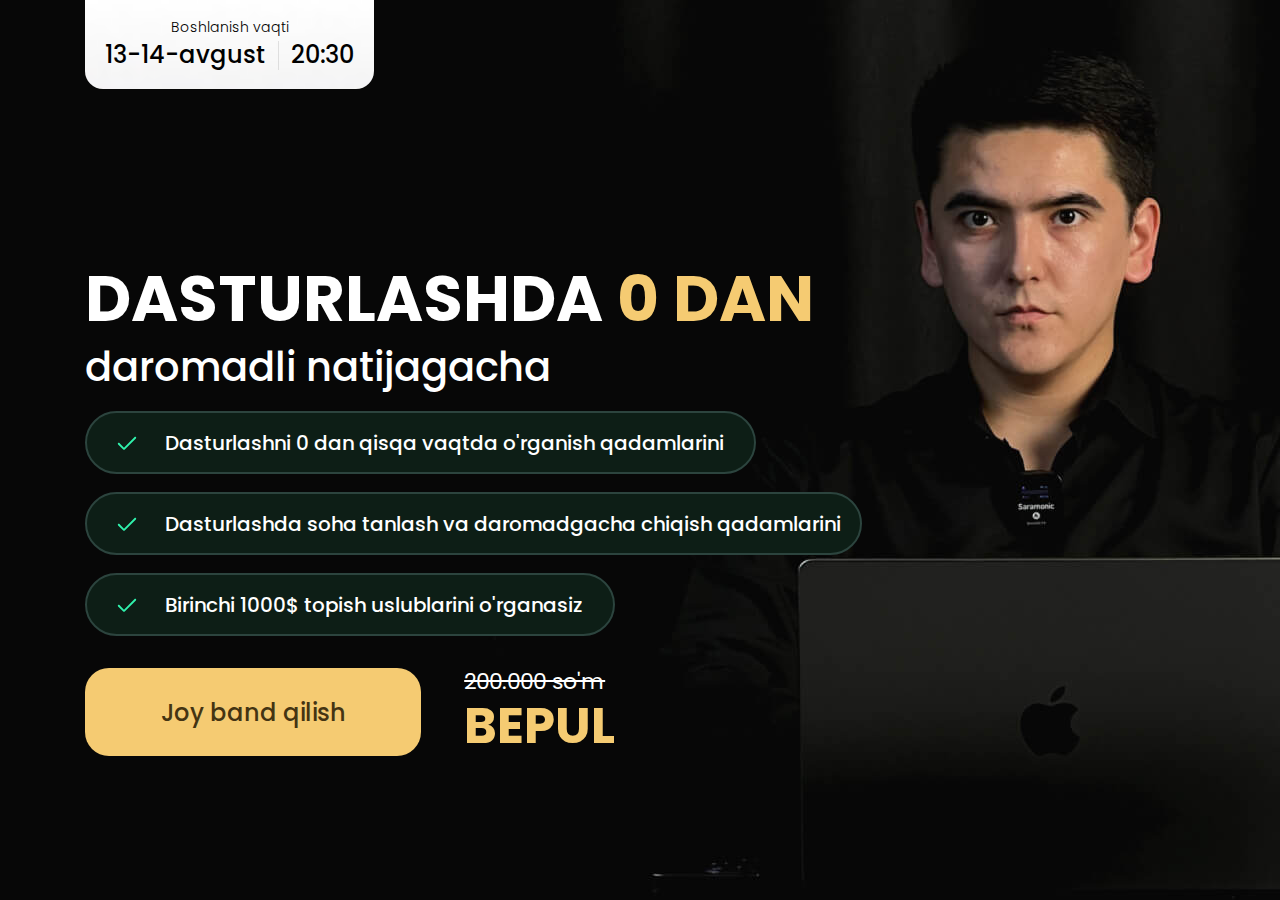
<file: public/index.html>
<!doctype html>
<html lang="en">
<head>
  <meta charset="UTF-8">
  <meta name="viewport"
        content="width=device-width, user-scalable=no, initial-scale=1.0, maximum-scale=1.0, minimum-scale=1.0">
  <meta http-equiv="X-UA-Compatible" content="ie=edge">
  <title>Vebinar - Python</title>
  <link rel="stylesheet" href="css/normalize.css">
  <link rel="stylesheet" href="css/styles.css">
</head>
<body>

<div class="webinar">
  <div class="webinar-header">
    <div class="container">
      <div class="header-wrapper">
        <div class="webinar-date">
          <div class="webinar-date-title">Boshlanish vaqti</div>
          <div class="webinar-date-value">
            <div class="webinar-date-date">
              13-14-avgust
            </div>

            <div class="webinar-date-time">
              20:30
            </div>
          </div>
        </div>

        <!--                <div class="webinar-mentor">-->
        <!--                    <h2><span>Zarina</span> Ismoilovna</h2>-->
        <!--                    <p>BEPUL ikki kunlik onlayn vebinar</p>-->
        <!--                </div>-->
      </div>
    </div>
  </div>

  <div class="webinar-main">
    <div class="container">
      <div class="webinar-main-content">
        <div class="webinar-title">
          <h1>Dasturlashda <span class="gold"> 0 dan</span></h1>

          <p>daromadli natijagacha</p>
          <div class="info__discount discount-smaller-width">
            <del>200.000 so'm</del>
            <strong>Bepul</strong>
          </div>
          <!--                    <button class="webinar-main-button mobile-button">Joy band qilish</button>-->

        </div>

        <div class="webinar-main-info info">
          <ul class="webinar-main-ul">
            <li class="webinar-main-li">
              <div class="webinar-main-disc">
                <img src="img/checking-svg.svg" alt="check icon">
              </div>

              <p class="webinar-main-text"> Dasturlashni 0 dan qisqa vaqtda o'rganish qadamlarini</p>
            </li>
            <li class="webinar-main-li">
              <div class="webinar-main-disc">
                <img src="img/checking-svg.svg" alt="check icon">
              </div>

              <p class="webinar-main-text">Dasturlashda soha tanlash va daromadgacha chiqish qadamlarini</p>
            </li>
            <li class="webinar-main-li">
              <div class="webinar-main-disc">
                <img src="img/checking-svg.svg" alt="check icon">
              </div>
              <p class="webinar-main-text">Birinchi 1000$ topish uslublarini o'rganasiz</p>
            </li>

          </ul>
          <div class="info__opportunity">
            <button class="webinar-main-button">Joy band qilish</button>
            <div class="info__discount-larger discount-large-width">
              <del>200.000 so'm</del>
              <strong>Bepul</strong>
            </div>
          </div>

          <div class="webinar-main-mentor">
            <div class="container">
              <img style="object-fit: cover" src="img/mobile-bg-removebg-preview.png" loading="lazy" alt="Python"/>
            </div>
          </div>

        </div>
      </div>
    </div>
  </div>

</div>

<div class="modal-backdrop" data-modal-close>
  <form class="modal-content form">
    <h2 class="form-heading">Joy band qilish</h2>
    <label class="form-label">
      <span>Ism (majburiy)</span>
      <input id="name" type="text" placeholder="Ismingizni kiriting" name="name" required>
    </label>

    <label class="form-label">
      <span>Telefon raqami (majburiy)</span>
      <input id="phone" type="tel" value="+998" name="phone">
    </label>

    <button class="form-button" type="submit">
      Yuborish
    </button>

    <img data-modal-close class="form-close" src="img/x.svg" alt="close icon">
  </form>
</div>

<script defer src="js/script.js"></script>
<script defer src="js/mask.js"></script>

<!-- Meta Pixel Code -->
<script>
  !function (f, b, e, v, n, t, s) {
    if (f.fbq) return;
    n = f.fbq = function () {
      n.callMethod ?
        n.callMethod.apply(n, arguments) : n.queue.push(arguments)
    };
    if (!f._fbq) f._fbq = n;
    n.push = n;
    n.loaded = !0;
    n.version = '2.0';
    n.queue = [];
    t = b.createElement(e);
    t.async = !0;
    t.src = v;
    s = b.getElementsByTagName(e)[0];
    s.parentNode.insertBefore(t, s)
  }(window, document, 'script',
    'https://connect.facebook.net/en_US/fbevents.js');
  fbq('init', '1028936511544099');
  fbq('track', 'PageView');
</script>
<noscript><img height="1" width="1" style="display:none"
               src="https://www.facebook.com/tr?id=1028936511544099&ev=PageView&noscript=1"
/></noscript>
<!-- End Meta Pixel Code -->

</body>
</html>
</file>
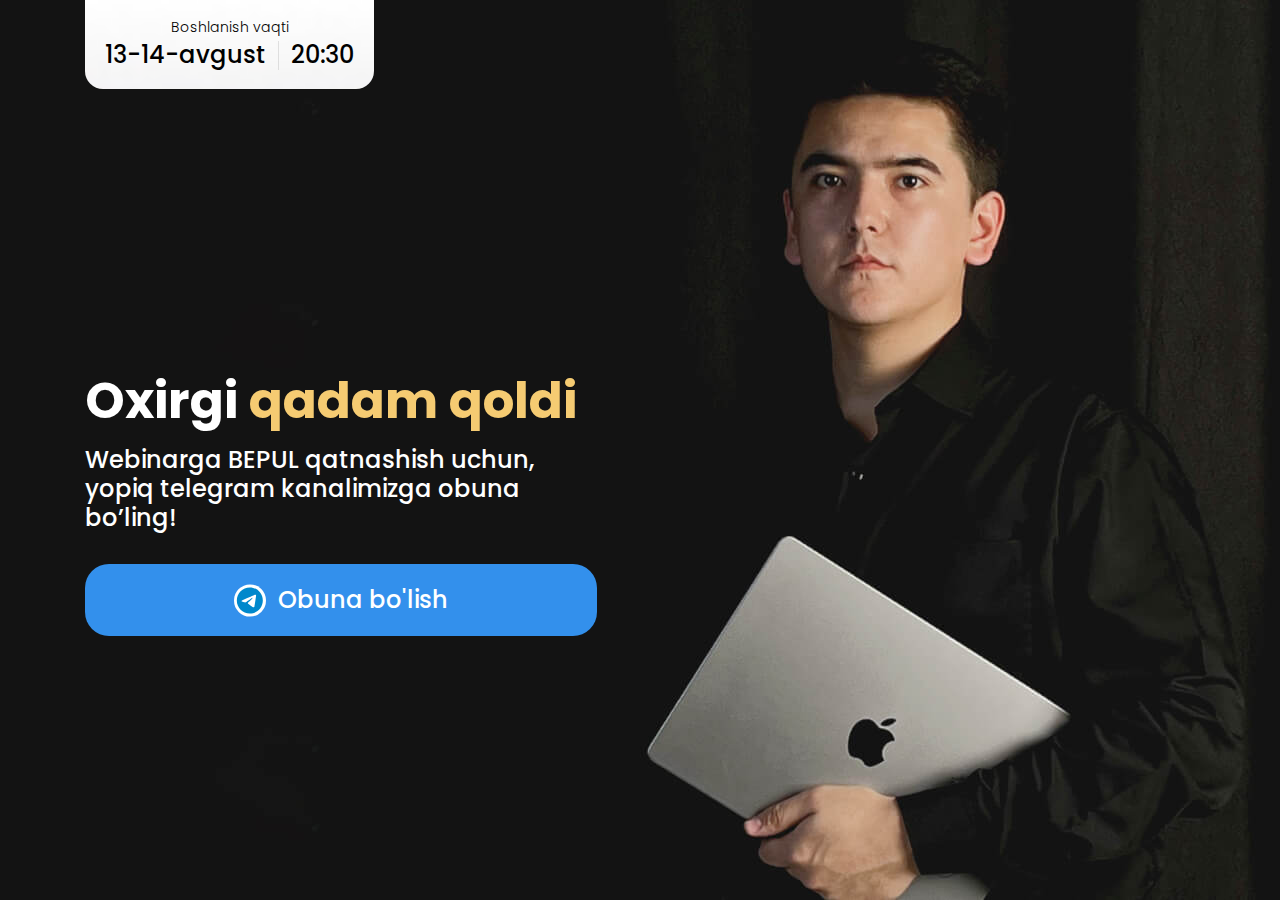
<file: public/telegram.html>
<!doctype html>
<html lang="en">
<head>
  <meta charset="UTF-8">
  <meta name="viewport"
        content="width=device-width, user-scalable=no, initial-scale=1.0, maximum-scale=1.0, minimum-scale=1.0">
  <meta http-equiv="X-UA-Compatible" content="ie=edge">
  <title>Vebinar - Python</title>
  <link rel="stylesheet" href="css/normalize.css">
  <link rel="stylesheet" href="css/styles.css">
</head>
<body class="telegram-body">

<div class="webinar">
  <div class="webinar-header">
    <div class="container">
      <div class="header-wrapper">
        <div class="webinar-date">
          <div class="webinar-date-title">Boshlanish vaqti</div>
          <div class="webinar-date-value">
            <div class="webinar-date-date">
              13-14-avgust
            </div>

            <div class="webinar-date-time">
              20:30
            </div>
          </div>
        </div>
      </div>
    </div>
  </div>

  <div class="webinar-main webinar-main--telegram">
    <div class="container">
      <div class="webinar-main-content">
        <h1 class="webinar-main-heading-telegram">Oxirgi <span class="gold-telegram">qadam qoldi</span></h1>

        <div class="webinar-main-info--telegram">
          <h2 class="webinar-main-title--telegram">Webinarga BEPUL qatnashish uchun, yopiq telegram kanalimizga obuna
            bo’ling!</h2>

          <a class="webinar-telegram-button" href="https://t.me/+S7Ac2HjESm8wZmQy">
            <img src="img/telegram.svg" alt="telegram icon">
            <span>Obuna bo'lish</span>
          </a>
        </div>
      </div>
    </div>
  </div>

  <div class="webinar-main-mentor">
    <div class="container">
      <img src="img/mobile-telegram-bg.png" loading="lazy" alt="Zarina"/>
    </div>
  </div>
</div>

<script defer src="js/excel.js"></script>

<!-- Meta Pixel Code -->
<script>
  !function (f, b, e, v, n, t, s) {
    if (f.fbq) return;
    n = f.fbq = function () {
      n.callMethod ?
        n.callMethod.apply(n, arguments) : n.queue.push(arguments)
    };
    if (!f._fbq) f._fbq = n;
    n.push = n;
    n.loaded = !0;
    n.version = '2.0';
    n.queue = [];
    t = b.createElement(e);
    t.async = !0;
    t.src = v;
    s = b.getElementsByTagName(e)[0];
    s.parentNode.insertBefore(t, s)
  }(window, document, 'script',
    'https://connect.facebook.net/en_US/fbevents.js');
  fbq('init', '1028936511544099');
  fbq('track', 'PageView');
</script>
<noscript><img height="1" width="1" style="display:none"
               src="https://www.facebook.com/tr?id=1028936511544099&ev=PageView&noscript=1"
/></noscript>
<!-- End Meta Pixel Code -->

</body>
</html>
</file>
<file: public/css/styles.css>
@import url('https://fonts.googleapis.com/css2?family=Poppins:wght@300;400;500&display=swap');

html {
    box-sizing: border-box;
    font-size: 16px;
    line-height: 1.2;
}

html * {
    -webkit-font-smoothing: antialiased;
    -moz-osx-font-smoothing: grayscale;
}

*, *::after, *::before {
    box-sizing: inherit;
}

img {
    display: block;
    max-width: 100%;
}

h1, h2, p {
    margin: 0;
}

button, button:focus, input, input:focus {
    display: block;
    width: 100%;
    outline: none;
    border: none;
    cursor: pointer;
}

button:hover,
button:focus {
    opacity: 0.9;
    outline: 0;
}

body {
    font-family: "Poppins", "Arial", sans-serif;
    color: #FFFFFF;
    background-image: url("../img/webinar-bg.jpg");
    background-repeat: no-repeat;
    background-position: center top;
    background-size: cover;
    background-attachment: fixed;
}

.telegram-body {
    font-family: "Poppins", "Arial", sans-serif;
    color: #FFFFFF;
    background-image: url("../img/telegram-main-bg.jpg");
    background-repeat: no-repeat;
    background-position: center top;
    background-size: cover;
    background-attachment: fixed;
}

@media
only screen and (-webkit-min-device-pixel-ratio: 2),
only screen and (   min--moz-device-pixel-ratio: 2),
only screen and (     -o-min-device-pixel-ratio: 2/1),
only screen and (        min-device-pixel-ratio: 2),
only screen and (                min-resolution: 192dpi),
only screen and (                min-resolution: 2dppx) {
    body {
        background-image: url("../img/webinar-bg@2x.jpg");
    }

    .telegram-body {
        background-image: url("../img/telegram-main-bg@2x.jpg");
    }
}

.container {
    width: 100%;
    padding-right: 15px;
    padding-left: 15px;
    margin-right: auto;
    margin-left: auto;
}

.webinar {
    display: flex;
    flex-direction: column;
    height: 100vh;
    min-height: 100vh;
}

.header-wrapper {
    display: flex;
    align-items: center;
    flex-wrap: wrap;
    margin-bottom: 3.5rem;
}

.webinar-date {
    width: max-content;
    padding: 1.2rem 1.25rem;
    background-image:url("../img/webinar-date-bg.jpg");
    background-position: center center;
    background-size: cover;
    background-attachment: fixed;
    display: block;
    position: fixed;
    top: 0;
    z-index: 2;
    border-radius: 0 0 1.125rem 1.125rem;
    margin-right: 1.875rem;
    margin-bottom: 0.2rem;

}

.webinar-date-value {
    display: flex;
    align-items: center;
    font-size: 1.25rem;
    padding-top: 0.3rem;

}

.webinar-date-title {
    font-weight: 300;
    font-size: 0.875rem;
    text-align: center;
    color: #000000;
}


.webinar-date-date {
    font-size: 1.5rem;
    font-weight: 500;
    letter-spacing: 0;
    color: #000000;
    margin-right: 0.75rem;
    padding-right: 0.75rem;
    border-right: 1px solid rgba(0, 0, 0, 0.1);
}

.gold {
    font-size: 4rem;
    color: #F5CB72;
}

.gold-telegram {
    font-size: 3.125rem;
    color: #F5CB72;
}

.webinar-date-time {
    font-size: 1.5rem;
    font-weight: 500;
    letter-spacing: 0;
    color: #000000;
}

.webinar-mentor h2 {
    font-size: 1.5rem;
    font-weight: 500;
}

.webinar-mentor span {
    color: #D697FD;
}

.webinar-mentor p {
    font-size: 1.125rem;
    color: rgba(255, 255, 255, 0.6);
}

.webinar-main {
    position: relative;
    flex-grow: 1;
    padding-top: 3.5rem;
    padding-bottom: 3.5rem;
}

.webinar-title {
    margin-top: 1rem;
    margin-bottom: 1.5rem;
}

.webinar-title h1 {
    margin-bottom: 1rem;
    line-height: 1;
    color: #FFFFFF;
    text-transform: uppercase;
    font-size: 4rem;
}

.webinar-title p {
    line-height: 1;
    font-size: 2.5rem;
    font-weight: 500;
    letter-spacing: 0;

}

.webinar-main-mentor img {
    width: 60%;
    margin: 0 auto;
}

.webinar-main .container {
    height: 100%;
    display: flex;
    align-items: center;
}

.webinar-main-content {
    width: 70%;
}

.webinar-main-heading-telegram {
    color: #FFF;
    font-size: 3.125rem;
    font-style: normal;
    font-weight: 700;
    line-height: 117%; /* 3.65625rem */
}

.webinar-main-info {
    max-width: 50rem;
}

.webinar-main-info--telegram {
    width: 32rem;
    padding-top: 1rem;
}

.webinar-main-title {
    font-size: 1.5rem;
    font-weight: 500;
    margin-bottom: 1.25rem;
}

.webinar-main-title--telegram {
    font-size: 1.5rem;
    font-weight: 500;
    margin-bottom: 0;
}

.webinar-main-ul {
    max-width: 100%;
    width: 100%;
    margin: 0 0 4rem;
    padding: 0;
    list-style-type: none;
}

.webinar-main-li {
    display: flex;
    max-width: max-content;
    width: 100%;
    align-items: center;
    margin-bottom: 1.125rem;
    height: 3.9375rem;
    padding: 1.25rem 1.875rem 1.25rem 1.25rem;
    border-radius: 3.125rem;
    border: 2px solid #2C443E;
    background-color: #0D1E16;
}

.webinar-main-disc {
    display: grid;
    place-items: center;
    flex-shrink: 0;
    width: 2.5rem;
    height: 2.5rem;
    margin-right: 1.125rem;
    border-radius: 50%;
}

.webinar-main-disc img {
    height: 1.5rem;
}

.webinar-main-text {
    width: 100%;
    max-width: 100%;
    color: #FFF;
    font-size: 1.25rem;
    font-style: normal;
    font-weight: 500;
    line-height: normal;
    white-space: nowrap;
}

.webinar-main-hint strong {
    color: #FF5D5D;
}

.info__opportunity {
    display: flex;
    align-items: center;
}
.discount-smaller-width {
    display: none !important;
}

.discount-smaller-width del {
    color: #FFF;
    font-size: 1.375rem;
    font-weight: 400;
}

.discount-smaller-width strong {
    display: flex;
    color: #F5CB72;
    font-size: 3.125rem;
    font-weight: 700;
    text-transform: uppercase;
}

.mobile-button {
    display: none;
}


.info__discount-larger {
    display: flex;
    flex-direction: column;
}

.info__discount-larger del {
    color: #FFF;
    font-size: 1.375rem;
    font-weight: 400;
}

.info__discount-larger strong {
    display: flex;
    color: #F5CB72;
    font-size: 3.125rem;
    font-weight: 700;
    text-transform: uppercase;
}


.webinar-main-button {
    width: 100%;
    max-width: 21rem;
    position: relative;
    height: 5.5rem;
    border-radius: 1.5rem;
    margin-right: 2.7rem;
    background-color: #F5CB72;
    font-size: 1.5rem;
    color: #443412;
    font-weight: 500;
    transition: all 0.1s ease;
}



.webinar-telegram-button {
    display: flex;
    align-items: center;
    justify-content: center;
    margin-top: 2rem;
    height: 4.5rem;
    border-radius: 1.5rem;
    background: #3390ec;
    font-size: 1.5rem;
    color: #FFFFFF;
    font-weight: 500;
    transition: all 0.1s ease;
    cursor: pointer;
    text-decoration: none;
    -webkit-animation-delay: 0s;
    -moz-animation-delay: 0s;
    animation-delay: 0s;
    -webkit-animation-duration: 2s;
    -moz-animation-duration: 2s;
    animation-duration: 2s;
    -webkit-animation-iteration-count: infinite;
    -moz-animation-iteration-count: infinite;
    animation-iteration-count: infinite;
    animation-name: shake-it;
}



@keyframes shake-it {
    from, to {
        transform: translateX(0px);
    }
    10%, 30%, 50%, 70%, 90% {
        transform: translateX(10px);
    }
    20%, 40%, 60%, 80% {
        transform: translateX(-10px);
    }
}

.webinar-telegram-button img {
    width: 2rem;
    margin-right: 0.75rem;
    background-color: transparent !important;
}

.webinar-main-mentor {
    display: none;
    padding-top: 2rem;
}



.webinar-main-mentor img {
    width: 60%;
    margin: 0 auto;
}

.modal-backdrop {
    position: fixed;
    top: 0;
    right: 0;
    bottom: 0;
    left: 0;
    overflow: auto;
    z-index: 2;
    display: none;
    place-items: center;
    padding: 20px;
    background-color: rgba(0, 0, 0, 0.50);
}

.modal-backdrop--open {
    display: grid;
}



.modal-content {
    position: relative;
    width: 100%;
    max-width: 32rem;
    padding: 2.5rem;
    background-color: #fff;
    border-radius: 1.125rem;
    color: rgba(0, 0, 0, 0.60);
    background-attachment: fixed;
}


.form-heading {
    margin-bottom: 0.75rem;
    font-size: 1.75rem;
    color: #000000;
}

.form-text {
    margin-bottom: 1.25rem;
    font-size: 1.125rem;
}

.form-label {
    display: block;
    margin-bottom: 1.5rem;
}

.form-label span {
    display: block;
    margin-bottom: 0.625rem;
    font-size: 1.325rem;
}

.form-label input {
    border-radius: 0.75rem;
    border: 1px solid #BED4DA;
    background-color: #F3F7F8;
    font-size: 1.125rem;
    padding: 0 1.125rem;
    height: 3.5rem;
}

.form-button {
    height: 4rem;
    border-radius: 0.75rem;
    background: #F5CB72;
    font-size: 1.325rem;
    color: #443412;
    font-weight: 500;
    transition: all 0.1s ease;
}

.form-button[disabled] {
    background: lightgrey;
    cursor: not-allowed;
}

.form-close {
    position: absolute;
    top: 1rem;
    right: 1rem;
    width: 2rem;
    cursor: pointer;
}






@media (min-width: 576px) {
    .container, .container-sm {
        max-width: 740px;
    }
}

@media (min-width: 768px) {
    .container {
        max-width: 720px;
    }
}


@media (min-width: 992px) {
    .container {
        max-width: 960px;
    }
}

@media (min-width: 1200px) {
    .container {
        max-width: 1140px;
    }
}

@media (min-width: 1440px) {
    .container {
        max-width: 71.25rem;
        padding-left: 0.9375rem;
        padding-right: 0.9375rem;
    }
}

@media (max-width: 1200px) {
    html {
        font-size: 14px;
    }
}

@media (max-width: 1070px) {
    body {
        background-image: none;
        background-color: #000000;
        /*background-image: url("../img/bg-mobile.jpg");*/
        background-size: cover;
    }

    .mobile-button {
        display: flex;
        align-items: center;
        justify-content: center;
    }


    .discount-smaller-width {
        display: flex !important;
        flex-direction: row;
        align-items: center;
        justify-content: center;
        margin-top: 1rem;
        margin-bottom: 1rem;
    }

    .discount-smaller-width del {
        margin-right: 1rem;
        font-size: 1.3rem;
    }

    .discount-large-width {
        display: none;
    }

    .info__opportunity {
       flex-direction: column;
    }

    .webinar-main-button {
        margin-left: auto;
        margin-right: auto;
        width: 100% !important;
        max-width: 100% !important;
    }

    .info__opportunity .webinar-main-button {
        display: block;
    }

    .info__discount {
        flex-direction: row;
        align-items: center;
        order: -1;
    }

    .telegram-body {
        background-image: none;
    }
    .webinar-title {
        text-align: center;
        margin-bottom: 2rem;
    }

    .webinar-date {
        width: 100%;
        margin-right: 0;
    }

    .webinar-date-value {
        justify-content: center;
    }

    .webinar-main-button::after {
        display: none;
    }

    .webinar-mentor {
        width: 100%;
        padding-top: 1rem;
        text-align: center;
    }

    .webinar-main {
        flex-grow: 0;
        padding-top: 3rem;
        padding-bottom: 0;
    }

    .webinar-main-info {
        max-width: 100%;
        margin-top: 3rem;
    }

    .webinar-main-ul {
        display: flex;
        flex-direction: column;
        align-items: center;
    }

    .webinar-main-li {
        max-width: 50rem;
        width: 100%;
    }

    .webinar-main--telegram {
        text-align: center;
    }

    .webinar-main-content {
        width: 100%;
    }

    .webinar-main-info {
        width: 100%;
    }

    .webinar-main-info--telegram {
        width: 100%;
    }

    .webinar-main-mentor {
        display: block;
    }

    .webinar-main-mentor img {
        width: 100%;
        height: 1000px;
    }

    .webinar-main-mentor .container {
        padding-left: 0 !important;
        padding-right: 0 !important;
    }

    .info__opportunity {
        display: flex;
        align-items: center;
    }

}

@media (max-width: 720px) {
    .webinar-title {
        text-align: center;
        margin-bottom: 2rem;
    }

    .webinar-main-li {
        padding: 2rem 1.875rem 2rem 1.25rem;
    }

    .webinar-main-text {
        white-space: normal;
    }
    .webinar-main-mentor img {
        width: 100%;
        height: 750px;
    }
}



@media (max-width: 650px) {
    .webinar-main-li {
        padding: 3rem 1.875rem 3rem 1.25rem;
    }
    .gold, .webinar-title h1 {
        font-size: 3rem;
    }

    .webinar-main-text {
        white-space: normal;
    }
    .webinar-main-button {
        width: 100%;
        max-width: 18rem;
        position: relative;
        height: 5.5rem;
        border-radius: 1.5rem;
        margin-right: 3.7rem;
    }

    .info__discount del {
        color: #FFF;
        font-size: 1.375rem;
        font-weight: 400;
    }

    .info__discount strong {
        display: flex;
        color: #F5CB72;
        font-size: 2.125rem;
        font-weight: 700;
        text-transform: uppercase;
    }

    .webinar-title p {
        line-height: 1;
        font-size: 1.75rem;
        font-weight: 500;
        letter-spacing: 0;

    }
    .webinar-main-mentor img {
        width: 100%;
        height: 700px;
    }

}

@media (max-width: 600px) {

    .gold, .webinar-title h1 {
        font-size: 2.5rem;
    }

    .webinar-main-mentor img {
        width: 100%;
        height: 600px;
    }

}

@media (max-width: 585px) {
    .webinar-main-mentor img {
        width: 100%;
        height: 600px;
    }

    .webinar-main-button {
        width: 100%;
        max-width: 15rem;
        position: relative;
        height: 6rem;
        border-radius: 1.5rem;
        margin-right: 3.7rem;
    }
    
}


@media (max-width: 500px) {
    .webinar-main-heading-telegram, .gold-telegram {
        font-size: 2.5rem;
    }
    html {
        font-size: 12px;
    }
}

@media (max-width: 410px) {
    .webinar-main-text {
        width: 100%;
        max-width: 100%;
        color: #FFF;
        font-size: 1.2rem;
        font-style: normal;
        font-weight: 500;
        line-height: normal;
    }

    .info__discount del {
        color: #FFF;
        font-weight: 400;
    }

    .info__discount strong {
        display: flex;
        color: #F5CB72;
        font-size: 2.125rem;
        font-weight: 700;
        text-transform: uppercase;
    }

    .webinar-main-mentor img {
        width: 100%;
        height: auto;
    }
}

@media (max-width: 440px) {
    .webinar-main-mentor img {
        width: 100%;
        height: auto;
    }
}



@media (max-width: 360px) {
    .gold, .webinar-title h1 {
        font-size: 2.2rem;
    }

    .webinar-title p {
        line-height: 1;
        font-size: 1.4rem;
        font-weight: 500;
        letter-spacing: 0;

    }


    .webinar-main-text {
        width: 100%;
        max-width: 100%;
        color: #FFF;
        font-size: 1rem;
        font-style: normal;
        font-weight: 500;
        line-height: normal;
    }
    .info__discount del {
        color: #FFF;
        font-weight: 400;
    }

    .info__discount strong {
        display: flex;
        color: #F5CB72;
        font-size: 2.125rem;
        font-weight: 700;
        text-transform: uppercase;
    }
}



@media (max-width: 1400px) {
    .header-wrapper {
        margin-bottom: 1rem;
    }

    .webinar-date {
        position: static;
    }

   .webinar-main-ul {
       margin-bottom: 2rem;
   }
    
}

@media (min-width: 1500px) {
    html {
        font-size: 17px;
    }
}

@media (min-width: 1600px) {
    html {
        font-size: 18px;
    }
}

@media (min-width: 1700px) {
    html {
        font-size: 19px;
    }
}

@media (min-width: 1800px) {
    html {
        font-size: 20px;
    }
}

@media (min-width: 1900px) {
    html {
        font-size: 21px;
    }
}

.powered-by {
  position: fixed;
  bottom: 0.5rem;
  right: 0.5rem;
  font-size: 0.75rem;
  font-family: "Inter", sans-serif;
  color: #f8f8f8;
}
</file>
